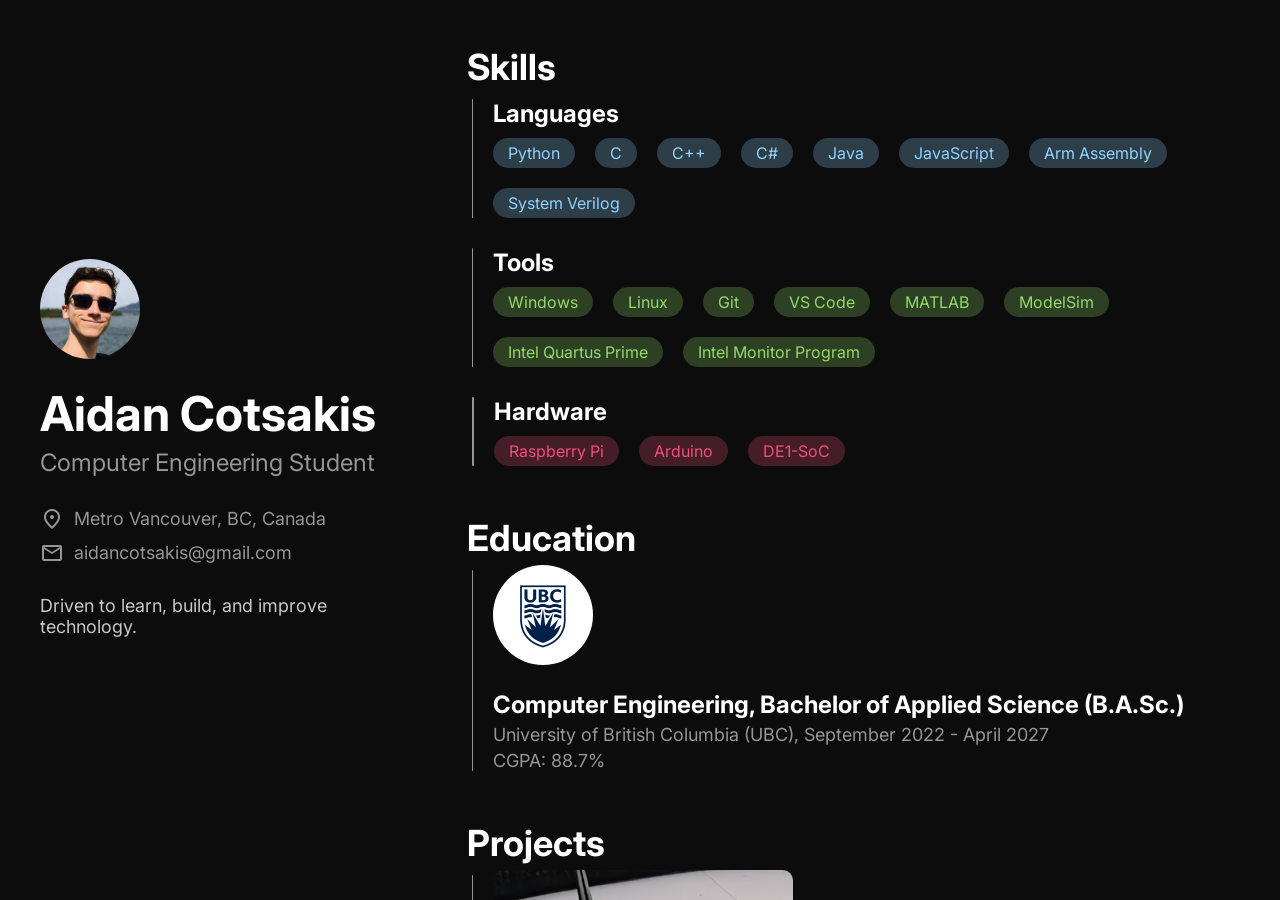
<file: index.html>
<!DOCTYPE html>
<html>
	
	<head>
		<!-- <meta name="viewport" content="width=device-width, initial-scale=1.0"> -->
		<title>Aidan Cotsakis</title>

		<style>
		@import url('https://fonts.googleapis.com/css2?family=Inter:ital,opsz,wght@0,14..32,100..900;1,14..32,100..900&display=swap');
		</style>

		<link rel="stylesheet" type="text/css" href="style.css"/>

		<!-- Google Symbols -->
		<link rel="stylesheet" href="https://fonts.googleapis.com/css2?family=Material+Symbols+Outlined:opsz,wght,FILL,GRAD@20..48,100..700,0..1,-50..200&icon_names=location_on,mail,terminal,tv" />
	</head>
	
	<body>
		
		<div class = "container">
			<div class = "left-section">
				<div>
					<div class="header">
						<img class = "pfp" src = "media/pfp.png">
						<div class = "name">
							<h1>Aidan Cotsakis</h1>
							<h4 class = "subtitle">Computer Engineering Student</h4>
						</div>
					</div>
					<br>
					<div class = "flex">
						<p class="material-symbols-outlined subtitle">location_on</p>
						<h5 class = "dark subtitle">Metro Vancouver, BC, Canada</h5>
					</div>
					<div class = "flex">
						<p class="material-symbols-outlined subtitle">mail</p>
						<h5 class = "subtitle">aidancotsakis@gmail.com</h5>
					</div>
					<br>
					<p>Driven to learn, build, and improve technology.</p>
				</div>
			</div>
			<div class = "right-section">
				


				<h2>Skills</h2>
				<div class = "sectionBox">
					<div class = "sectionLine"></div>
					<div class = "sectionContent">
						<h4>Languages</h4>
						<div class = "skillArray">
							<p class = "skill blueSkill">Python</p>
							<p class = "skill blueSkill">C</p>
							<p class = "skill blueSkill">C++</p>
							<p class = "skill blueSkill">C#</p>
							<p class = "skill blueSkill">Java</p>
							<p class = "skill blueSkill">JavaScript</p>
							<p class = "skill blueSkill">Arm Assembly</p>
							<p class = "skill blueSkill">System Verilog</p>
						</div>
					</div>
				</div>

				<br>

				<div class = "sectionBox">
					<div class = "sectionLine"></div>
					<div class = "sectionContent">
						<h4>Tools</h4>
						<div class = "skillArray">
							<p class = "skill greenSkill">Windows</p>
							<p class = "skill greenSkill">Linux</p>
							<p class = "skill greenSkill">Git</p>
							<p class = "skill greenSkill">VS Code</p>
							<p class = "skill greenSkill">MATLAB</p>
							<p class = "skill greenSkill">ModelSim</p>
							<p class = "skill greenSkill">Intel Quartus Prime</p>
							<p class = "skill greenSkill">Intel Monitor Program</p>
						</div>
					</div>
				</div>

				<br>

				<div class = "sectionBox">
					<div class = "sectionLine"></div>
					<div class = "sectionContent">
						<h4>Hardware</h4>
						<div class = "skillArray">
							<p class = "skill redSkill">Raspberry Pi</p>
							<p class = "skill redSkill">Arduino</p>
							<p class = "skill redSkill">DE1-SoC</p>
						</div>
					</div>
				</div>

				<br>
				<br>

				<h2>Education</h2>
				<div class = "sectionBox">
					<div class = "sectionLine"></div>
					<div class = "sectionContent">
						<div class="header">
							<img class = "schoolIcon" src = "media/ubc.png">
							<div>
								<h4>Computer Engineering, Bachelor of Applied Science (B.A.Sc.)</h4>
								<h5 class = "subtitle">University of British Columbia (UBC), September 2022 - April 2027</h5>
								<h5 class = "subtitle">CGPA: 88.7%</h5>
							</div>
						</div>
					</div>
				</div>
				
				<br>
				<br>

				<h2>Projects</h2>

				<!--
				CPEN391
				 -->
				<div class = "sectionBox">
					<div class = "sectionLine"></div>
					<div class = "sectionContent">
						<div class="projectHeader">
							<img class = "projectIcon" src = "media/cpen391.png">
							<div>
								<h4>Autonomous RC Car</h4>
								<h5 class = "subtitle">January - April 2025 (School Project)</h5>
								<ul>
									<li>Worked with a team for a Computer Engineering Design Studio to control autonomous RC cars.</li>
									<li>Developed a custom simulator tailored for training and testing reinforcement learning models.</li>
									<li>Cleaned and preprocessed messy, unreliable LiDAR data for reinforcement learning model input.</li>
									<li>Trained and tuned PPO models with Stable-Baselines3 for safe, reliable autonomous driving.</li>
								</ul>
								<div class = "skillArray"><p class = "skill blueSkill">Python</p></div>
								<div class = "linkBox">
									<div class = "flex dark">
										<p class="material-symbols-outlined">terminal</p>
										<p>Source code unavailable due to academic policy</p>
									</div>
									<a href = "https://youtu.be/KbLKVMICpzg" target = "_blank" class = "flex">
										<p class="material-symbols-outlined">tv</p>
										<p>Video Demo</p>
									</a>
								</div>
							</div>
						</div>
					</div>
				</div>
				<br>
				
				<!-- 
				Journal Manager
				 -->
				<div class = "sectionBox">
					<div class = "sectionLine"></div>
					<div class = "sectionContent">
						<div class="projectHeader">
							<img class = "projectIcon" src = "media/memories.png">
							<div>
								<h4>Journal Manager</h4>
								<h5 class = "subtitle">August 2024</h5>
								<ul>
									<li>Manages a daily journal with text entries and associated images, utilizing custom UI elements.</li>
									<li>Implements sentiment analysis for journal entries with personalized positive/negative scoring.</li>
									<li>Leverages a custom Pygame-based UI module, PgUI, for dynamic layout control.</li>
									<li>Offers a searchable journal entry list and image attachment via the Tkinter file dialog.</li>
								</ul>
								<div class = "skillArray"><p class = "skill blueSkill">Python</p></div>
								<div class = "linkBox">
									<a href = "https://github.com/aidancotsakis/journal-manager" target = "_blank" class = "flex">
										<p class="material-symbols-outlined">terminal</p>
										<p>Source Code</p>
									</a>
									<a href = "https://youtu.be/7ZBTLDwsMBY" target = "_blank" class = "flex">
										<p class="material-symbols-outlined">tv</p>
										<p>Video Demo</p>
									</a>
								</div>
							</div>
						</div>
					</div>
				</div>
				<br>

				<!-- 
				Password Manager
				 -->
				<div class = "sectionBox">
					<div class = "sectionLine"></div>
					<div class = "sectionContent">
						<div class="projectHeader">
							<img class = "projectIcon" src = "media/password.png">
							<div>
								<h4>Password Manager</h4>
								<h5 class = "subtitle">August 2024</h5>
								<ul>
									<li>Uses my custom GUI module, PgUI, for streamlined, interactive password management.</li>
									<li>Uses AES-GCM encryption to securely handle and protect user-stored credentials.</li>
									<li>Supports password randomization and visibility toggling, enhancing user security.</li>
									<li>Allows image-based steganography, encoding encrypted data within images for hidden storage.</li>
								</ul>
								<div class = "skillArray"><p class = "skill blueSkill">Python</p></div>
								<div class = "linkBox">
									<a href = "https://github.com/aidancotsakis/password-manager" target = "_blank" class = "flex">
										<p class="material-symbols-outlined">terminal</p>
										<p>Source Code</p>
									</a>
									<a href = "https://youtu.be/nxG42X2OvZE" target = "_blank" class = "flex">
										<p class="material-symbols-outlined">tv</p>
										<p>Video Demo</p>
									</a>
								</div>
							</div>
						</div>
					</div>
				</div>
				<br>

				<!-- 
				Subtitle Bot
				 -->
				<div class = "sectionBox">
					<div class = "sectionLine"></div>
					<div class = "sectionContent">
						<div class="projectHeader">
							<img class = "projectIcon" src = "media/subtitle.png">
							<div>
								<h4>Video Subtitle Generator</h4>
								<h5 class = "subtitle">June 2024</h5>
								<ul>
									<li>Extracts audio from video formats (e.g., MP4, MKV) and saves it as a WAV file.</li>
									<li>Leverages the Vosk API for speech-to-text transcription, generating word-level timestamps.</li>
									<li>Uses Pygame to handle a custom subtitle editor timeline, allowing for playback and live editing.</li>
									<li>Produces subtitle videos by processing synchronized word frames, adjustable for text styling.</li>
								</ul>
								<div class = "skillArray"><p class = "skill blueSkill">Python</p></div>
								<div class = "linkBox">
									<a href = "https://github.com/aidancotsakis/subtitle-generator" target = "_blank" class = "flex">
										<p class="material-symbols-outlined">terminal</p>
										<p>Source Code</p>
									</a>
									<a href = "https://youtu.be/EzWWxnjFTiU" target = "_blank" class = "flex">
										<p class="material-symbols-outlined">tv</p>
										<p>Video Demo</p>
									</a>
								</div>
							</div>
						</div>
					</div>
				</div>
				<br>

				<!-- 
				Animal Ambush
				 -->
				<div class = "sectionBox">
					<div class = "sectionLine"></div>
					<div class = "sectionContent">
						<div class="projectHeader">
							<img class = "projectIcon" src = "media/animalambush.png">
							<div>
								<h4>Animal Ambush</h4>
								<h5 class = "subtitle">May 2024 (Unfinished)</h5>
								<ul>
									<li>Implements an interactive, turn-based strategy game featuring unique animal troop units.</li>
									<li>Utilizes a 3D sprite stack system for layered visual effects and smooth object rotation.</li>
									<li>Dynamic camera controls for zooming, rotation, and smooth panning across the game map.</li>
									<li>Customizable settings for screen resolution, camera speed, and game frame rate.</li>
								</ul>
								<div class = "skillArray"><p class = "skill blueSkill">Python</p></div>
								<div class = "linkBox">
									<a href = "https://github.com/aidancotsakis/animal-ambush" target = "_blank" class = "flex">
										<p class="material-symbols-outlined">terminal</p>
										<p>Source Code</p>
									</a>
									<a href = "https://youtu.be/TS-fUM4ZGM8" target = "_blank" class = "flex">
										<p class="material-symbols-outlined">tv</p>
										<p>Video Demo</p>
									</a>
								</div>
							</div>
						</div>
					</div>
				</div>
				<br>

				<!-- 
				Handwriting
				 -->
				<div class = "sectionBox">
					<div class = "sectionLine"></div>
					<div class = "sectionContent">
						<div class="projectHeader">
							<img class = "projectIcon" src = "media/handwriting.png">
							<div>
								<h4>Handwriting Generator</h4>
								<h5 class = "subtitle">April 2024</h5>
								<ul>
									<li>Splits images into tiles, applies luminosity masking, and saves individual characters.</li>
									<li>Draws grid templates with customizable line thicknesses and spacing for character alignment.</li>
									<li>Dynamically renders text into an image using character tiles with random spacing variations.</li>
									<li>Supports various characters, including letters, numbers, and special symbols.</li>
								</ul>
								<div class = "skillArray"><p class = "skill blueSkill">Python</p></div>
								<div class = "linkBox">
									<a href = "https://github.com/aidancotsakis/handwriting-generator" target = "_blank" class = "flex">
										<p class="material-symbols-outlined">terminal</p>
										<p>Source Code</p>
									</a>
									<a href = "https://youtu.be/3hp43ICpLVE" target = "_blank" class = "flex">
										<p class="material-symbols-outlined">tv</p>
										<p>Video Demo</p>
									</a>
								</div>
							</div>
						</div>
					</div>
				</div>
				<br>

				<!-- 
				Automated Playlist
				 -->
				<div class = "sectionBox">
					<div class = "sectionLine"></div>
					<div class = "sectionContent">
						<div class="projectHeader">
							<img class = "projectIcon" src = "media/spotify.png">
							<div>
								<h4>Dynamic Spotify Playlist</h4>
								<h5 class = "subtitle">February 2024</h5>
								<ul>
									<li>Integrates Spotify API to create a dynamic "Top 10" playlist based on specific artist IDs.</li>
									<li>Tracks top songs by designated artists, dynamically adjusting playlist by adding/removing songs.</li>
									<li>Employs a file-based caching system to track previously added song URIs for efficient updates.</li>
									<li>Updates user on playlist changes, displaying song additions and removals in the console.</li>
								</ul>
								<div class = "skillArray"><p class = "skill blueSkill">Python</p></div>
								<div class = "linkBox">
									<a href = "https://github.com/aidancotsakis/automatic-spotify-playlist" target = "_blank" class = "flex">
										<p class="material-symbols-outlined">terminal</p>
										<p>Source Code</p>
									</a>
									<a href = "https://youtu.be/FtJ2W2ZRRog" target = "_blank" class = "flex">
										<p class="material-symbols-outlined">tv</p>
										<p>Video Demo</p>
									</a>
								</div>
							</div>
						</div>
					</div>
				</div>
				<br>

				<!-- 
				RC Car
				 -->
				<div class = "sectionBox">
					<div class = "sectionLine"></div>
					<div class = "sectionContent">
						<div class="projectHeader">
							<img class = "projectIcon" src = "media/rccar.png">
							<div>
								<h4>RC Car</h4>
								<h5 class = "subtitle">December 2023</h5>
								<ul>
									<li>Designed and 3D printed a custom RC car frame supporting stepper motors and a Raspberry Pi.</li>
									<li>Implemented tank steering using two stepper motors and gear mechanisms for maneuverability.</li>
									<li>Integrated Bluetooth functionality to control the car with a PS4 controller joystick.</li>
									<li>Configured single-joystick control for intuitive handling, enabling smooth direction adjustments.</li>
								</ul>
								<div class = "skillArray"><p class = "skill blueSkill">Python</p><p class = "skill redSkill">Raspberry Pi</p></div>
								<div class = "linkBox">
									<a href = "https://youtu.be/kLDra2IXbzo" target = "_blank" class = "flex">
										<p class="material-symbols-outlined">tv</p>
										<p>Video Demo</p>
									</a>
								</div>
							</div>
						</div>
					</div>
				</div>
				<br>

				<!-- 
				Auto Editor
				 -->
				<div class = "sectionBox">
					<div class = "sectionLine"></div>
					<div class = "sectionContent">
						<div class="projectHeader">
							<img class = "projectIcon" src = "media/autoedit.png">
							<div>
								<h4>Automated Video Editor</h4>
								<h5 class = "subtitle">July 2023</h5>
								<ul>
									<li>Automates video editing by detecting keyframes and trimming based on audio-visual markers.</li>
									<li>Uses OpenCV and MoviePy to identify start and end points in frames for refined edits.</li>
									<li>Processes audio using Librosa to determine significant amplitude changes for audio-based cuts.</li>
									<li>Merges subclips into a final video output, ensuring coherent and cleanly edited video segments.</li>
								</ul>
								<div class = "skillArray"><p class = "skill blueSkill">Python</p></div>
								<div class = "linkBox">
									<a href = "https://github.com/aidancotsakis/auto-editor" target = "_blank" class = "flex">
										<p class="material-symbols-outlined">terminal</p>
										<p>Source Code</p>
									</a>
									<a href = "https://youtu.be/Mh-FAWizTGw" target = "_blank" class = "flex">
										<p class="material-symbols-outlined">tv</p>
										<p>Video Demo</p>
									</a>
								</div>
							</div>
						</div>
					</div>
				</div>
				<br>

				<!-- 
				Ray Tracing
				 -->
				<div class = "sectionBox">
					<div class = "sectionLine"></div>
					<div class = "sectionContent">
						<div class="projectHeader">
							<img class = "projectIcon" src = "media/raytrace.png">
							<div>
								<h4>Ray Tracing Engine</h4>
								<h5 class = "subtitle">May 2023</h5>
								<ul>
									<li>Implements ray tracing using vector math and 3D geometry to simulate light reflections.</li>
									<li>Supports collisions with spheres and triangles, enabling diverse 3D scene rendering capabilities.</li>
									<li>Control object brightness and mirror-like reflections for realistic light and surface effects.</li>
									<li>Renders frames with pixel-by-pixel drawing, saving each iteration as a PNG image.</li>
								</ul>
								<div class = "skillArray"><p class = "skill blueSkill">Python</p></div>
								<div class = "linkBox">
									<a href = "https://github.com/aidancotsakis/ray-tracing" target = "_blank" class = "flex">
										<p class="material-symbols-outlined">terminal</p>
										<p>Source Code</p>
									</a>
									<a href = "https://youtu.be/1a5orIDZUPc" target = "_blank" class = "flex">
										<p class="material-symbols-outlined">tv</p>
										<p>Video Demo</p>
									</a>
								</div>
							</div>
						</div>
					</div>
				</div>
				<br>

				<!-- 
				Racing Genetic Algorithm
				 -->
				<div class = "sectionBox">
					<div class = "sectionLine"></div>
					<div class = "sectionContent">
						<div class="projectHeader">
							<img class = "projectIcon" src = "media/racing.png">
							<div>
								<h4>Racing Genetic Algorithm</h4>
								<h5 class = "subtitle">March 2023</h5>
								<ul>
									<li>Implements a genetic algorithm to optimize car paths on a track with evolving strategies.</li>
									<li>Uses Pygame to render a racing environment, including tracks, and cars.</li>
									<li>Dynamic checkpoint scoring system ensures that cars follow a progressive route.</li>
									<li>Each generation selectively enhances car "brains" for better pathfinding and efficiency.</li>
								</ul>
								<div class = "skillArray"><p class = "skill blueSkill">Python</p></div>
								<div class = "linkBox">
									<a href = "https://github.com/aidancotsakis/racing-genetic-algorithm" target = "_blank" class = "flex">
										<p class="material-symbols-outlined">terminal</p>
										<p>Source Code</p>
									</a>
									<a href = "https://youtu.be/ke_U8FgDGYs" target = "_blank" class = "flex">
										<p class="material-symbols-outlined">tv</p>
										<p>Video Demo</p>
									</a>
								</div>
							</div>
						</div>
					</div>
				</div>
				<br>

				<!-- 
				Doodle Deduction
				 -->
				<div class = "sectionBox">
					<div class = "sectionLine"></div>
					<div class = "sectionContent">
						<div class="projectHeader">
							<img class = "projectIcon" src = "media/doodlededuction.png">
							<div>
								<h4>Doodle Deduction</h4>
								<h5 class = "subtitle">January 2023</h5>
								<ul>
									<li>Automates character doodle creation using OpenCV and PIL for seamless image processing.</li>
									<li>Dynamically renders image outlines with adjustable thresholds, creating frames for videos.</li>
									<li>Employs multithreading to control and schedule multiple character uploads on YouTube.</li>
									<li>Uses Selenium to automate YouTube video uploads with scheduled timings and titles.</li>
								</ul>
								<div class = "skillArray"><p class = "skill blueSkill">Python</p></div>
								<div class = "linkBox">
									<a href = "https://github.com/aidancotsakis/doodle-deduction" target = "_blank" class = "flex">
										<p class="material-symbols-outlined">terminal</p>
										<p>Source Code</p>
									</a>
									<a href = "https://youtu.be/CQPzJgg8OF8" target = "_blank" class = "flex">
										<p class="material-symbols-outlined">tv</p>
										<p>Video Demo</p>
									</a>
								</div>
							</div>
						</div>
					</div>
				</div>
				<br>

				<!-- 
				Chess AI
				 -->
				<div class = "sectionBox">
					<div class = "sectionLine"></div>
					<div class = "sectionContent">
						<div class="projectHeader">
							<img class = "projectIcon" src = "media/chess.png">
							<div>
								<h4>Chess AI</h4>
								<h5 class = "subtitle">October 2022</h5>
								<ul>
									<li>Developed a Chess AI engine in C, utilizing the minimax algorithm for strategic game moves.</li>
									<li>The scoring algorithm evaluates material, positioning, and mobility to prioritize optimal moves.</li>
									<li>Designed a Python UI with Pygame, providing an interactive chess experience for players.</li>
									<li>Reads and writes board data to a shared file, enabling interaction between Python and C.</li>
								</ul>
								<div class = "skillArray"><p class = "skill blueSkill">C</p><p class = "skill blueSkill">Python</p></div>
								<div class = "linkBox">
									<a href = "https://github.com/aidancotsakis/chess-ai" target = "_blank" class = "flex">
										<p class="material-symbols-outlined">terminal</p>
										<p>Source Code</p>
									</a>
									<a href = "https://youtu.be/XQtLxYSSHB4" target = "_blank" class = "flex">
										<p class="material-symbols-outlined">tv</p>
										<p>Video Demo</p>
									</a>
								</div>
							</div>
						</div>
					</div>
				</div>
				<br>

				<!-- 
				Small Snake
				 -->
				<div class = "sectionBox">
					<div class = "sectionLine"></div>
					<div class = "sectionContent">
						<div class="projectHeader">
							<img class = "projectIcon" src = "media/snake.png">
							<div>
								<h4>Snake In 9 Lines Of Code</h4>
								<h5 class = "subtitle">August 2022</h5>
								<ul>
									<li>Challenged myself to write a Snake Game in as few lines as possible with Pygame.</li>
									<li>Dynamically updates snake direction based on keyboard input for smooth gameplay.</li>
									<li>Incorporates basic collision detection for boundary and self-collision to reset the game.</li>
									<li>Differentiates between snake head and body through unique size and color for clear visual cues.</li>
								</ul>
								<div class = "skillArray"><p class = "skill blueSkill">Python</p></div>
								<div class = "linkBox">
									<a href = "https://github.com/aidancotsakis/snake-in-9-lines" target = "_blank" class = "flex">
										<p class="material-symbols-outlined">terminal</p>
										<p>Source Code</p>
									</a>
									<a href = "https://youtu.be/Y_Etp18KYX0" target = "_blank" class = "flex">
										<p class="material-symbols-outlined">tv</p>
										<p>Video Demo</p>
									</a>
								</div>
							</div>
						</div>
					</div>
				</div>
				<br>

				<!-- 
				Brakeless
				 -->
				<div class = "sectionBox">
					<div class = "sectionLine"></div>
					<div class = "sectionContent">
						<div class="projectHeader">
							<img class = "projectIcon" src = "media/brakeless.png">
							<div>
								<h4>Brakeless</h4>
								<h5 class = "subtitle">June 2022</h5>
								<ul>
									<li>Reach the finish by only stopping upon hitting a wall, adding a strategic layer to navigation.</li>
									<li>Implements a level-based 2D game using Pygame, featuring dynamic wall and player sprites.</li>
									<li>Utilizes grid-based levels read from external files, allowing custom maps with starts and finishes.</li>
									<li>Generates particle effects and smooth level transitions for enhanced visual feedback.</li>
								</ul>
								<div class = "skillArray"><p class = "skill blueSkill">Python</p></div>
								<div class = "linkBox">
									<a href = "https://github.com/aidancotsakis/brakeless" target = "_blank" class = "flex">
										<p class="material-symbols-outlined">terminal</p>
										<p>Source Code</p>
									</a>
									<a href = "https://youtu.be/Z54kzAxAgeM" target = "_blank" class = "flex">
										<p class="material-symbols-outlined">tv</p>
										<p>Video Demo</p>
									</a>
								</div>
							</div>
						</div>
					</div>
				</div>
				<br>

				<!-- 
				3D Line Projector
				 -->
				<div class = "sectionBox">
					<div class = "sectionLine"></div>
					<div class = "sectionContent">
						<div class="projectHeader">
							<img class = "projectIcon" src = "media/lineproject.png">
							<div>
								<h4>3D Line Projector</h4>
								<h5 class = "subtitle">February 2022</h5>
								<ul>
									<li>Implements a 3D graphics engine with cuboid objects using matrix transformations and pygame.</li>
									<li>Facilitates player-controlled navigation, allowing for real-time 3D movement and rotation.</li>
									<li>Computes accurate perspective projections from 3D points to a 2D screen.</li>
									<li>Dynamically updates object visibility based on the player’s position.</li>
								</ul>
								<div class = "skillArray"><p class = "skill blueSkill">Python</p></div>
								<div class = "linkBox">
									<a href = "https://github.com/aidancotsakis/3d-line-projector" target = "_blank" class = "flex">
										<p class="material-symbols-outlined">terminal</p>
										<p>Source Code</p>
									</a>
									<a href = "https://youtu.be/f7ZxreoWg5k" target = "_blank" class = "flex">
										<p class="material-symbols-outlined">tv</p>
										<p>Video Demo</p>
									</a>
								</div>
							</div>
						</div>
					</div>
				</div>
				<br>

				<!-- 
				Cahactus
				 -->
				<div class = "sectionBox">
					<div class = "sectionLine"></div>
					<div class = "sectionContent">
						<div class="projectHeader">
							<img class = "projectIcon" src = "media/cahactus.png">
							<div>
								<h4>"Cahactus" Multiplayer Game</h4>
								<h5 class = "subtitle">October 2021 (Unfinished)</h5>
								<ul>
									<li>Implements a dynamic, multiplayer game with moving players and objects using Pygame.</li>
									<li>Establishes communication via sockets, handling multiple connections and real-time updates.</li>
									<li>Includes a "shoot" function where players launch projectiles tracked by the server for collision.</li>
									<li>Integrates custom sprites, shadows, and backgrounds, enhancing game visuals.</li>
								</ul>
								<div class = "skillArray"><p class = "skill blueSkill">Python</p></div>
								<div class = "linkBox">
									<a href = "https://github.com/aidancotsakis/cahactus-multiplayer-game" target = "_blank" class = "flex">
										<p class="material-symbols-outlined">terminal</p>
										<p>Source Code</p>
									</a>
									<a href = "https://youtu.be/AUz-LQNWIHo" target = "_blank" class = "flex">
										<p class="material-symbols-outlined">tv</p>
										<p>Video Demo</p>
									</a>
								</div>
							</div>
						</div>
					</div>
				</div>
				<br>

				<!-- 
				Auto Cat Feeder
				 -->
				<div class = "sectionBox">
					<div class = "sectionLine"></div>
					<div class = "sectionContent">
						<div class="projectHeader">
							<img class = "projectIcon" src = "media/catfeeder.png">
							<div>
								<h4>Auto Cat Feeder</h4>
								<h5 class = "subtitle">February 2021</h5>
								<ul>
									<li>Built an automated cat feeder that dispenses specific proportions of dry food daily at a set time.</li>
									<li>Controlled a stepper motor with a Raspberry Pi to precisely release food from storage cells.</li>
									<li>Designed custom feeder components in CAD, then constructed with plexiglass for transparency.</li>
									<li>Tracks cell position and resets weekly, ready for refill to maintain regular feeding schedule.</li>
								</ul>
								<div class = "skillArray"><p class = "skill blueSkill">Python</p><p class = "skill redSkill">Raspberry Pi</p></div>
								<div class = "linkBox">
									<a href = "https://youtu.be/gZqrKLeaDZI" target = "_blank" class = "flex">
										<p class="material-symbols-outlined">tv</p>
										<p>Video Demo</p>
									</a>
								</div>
							</div>
						</div>
					</div>
				</div>
				<br>

				<!-- 
				Farming Game
				 -->
				<div class = "sectionBox">
					<div class = "sectionLine"></div>
					<div class = "sectionContent">
						<div class="projectHeader">
							<img class = "projectIcon" src = "media/farming.png">
							<div>
								<h4>Farming Puzzle Game</h4>
								<h5 class = "subtitle">January 2021 (Unfinished)</h5>
								<ul>
									<li>Implements a turn-based farming puzzle system using pygame to create strategic gameplay.</li>
									<li>Features crop growth mechanics, allowing players to plant, harvest, and manage crop types.</li>
									<li>Includes pathfinding to create crows that dynamically pursue crops, adding significant challenge.</li>
									<li>Utilizes sprite animations for characters and crops, enhancing visual feedback.</li>
								</ul>
								<div class = "skillArray"><p class = "skill blueSkill">Python</p></div>
								<div class = "linkBox">
									<a href = "https://github.com/aidancotsakis/farming-puzzle-game" target = "_blank" class = "flex">
										<p class="material-symbols-outlined">terminal</p>
										<p>Source Code</p>
									</a>
									<a href = "https://youtu.be/y8WPLMUKazA" target = "_blank" class = "flex">
										<p class="material-symbols-outlined">tv</p>
										<p>Video Demo</p>
									</a>
								</div>
							</div>
						</div>
					</div>
				</div>
				<br>

				<!-- 
				Basketball Physics
				 -->
				<div class = "sectionBox">
					<div class = "sectionLine"></div>
					<div class = "sectionContent">
						<div class="projectHeader">
							<img class = "projectIcon" src = "media/basketball.png">
							<div>
								<h4>Basketball Physics Engine</h4>
								<h5 class = "subtitle">April 2020</h5>
								<ul>
									<li>Implements 2D physics-based basketball motion using gravity, collision detection, and bounces.</li>
									<li>Features collision between the ball, surfaces, and boundaries with customizable elasticity.</li>
									<li>Adds particle effects for explosions and the environment, giving visual feedback.</li>
									<li>Offers gameplay using Pygame with interactive shooting via mouse click-based trajectory control.</li>
								</ul>
								<div class = "skillArray"><p class = "skill blueSkill">Python</p></div>
								<div class = "linkBox">
									<a href = "https://github.com/aidancotsakis/basketball-physics" target = "_blank" class = "flex">
										<p class="material-symbols-outlined">terminal</p>
										<p>Source Code</p>
									</a>
									<a href = "https://youtu.be/0Mvt9OSv8ps" target = "_blank" class = "flex">
										<p class="material-symbols-outlined">tv</p>
										<p>Video Demo</p>
									</a>
								</div>
							</div>
						</div>
					</div>
				</div>
				<br>

				<!-- 
				UTT minimax
				 -->
				<div class = "sectionBox">
					<div class = "sectionLine"></div>
					<div class = "sectionContent">
						<div class="projectHeader">
							<img class = "projectIcon" src = "media/uttt.png">
							<div>
								<h4>Ultimate Tic Tac Toe AI</h4>
								<h5 class = "subtitle">March 2020</h5>
								<ul>
									<li>Implements Ultimate Tic-Tac-Toe with AI using the Minimax algorithm and alpha-beta pruning.</li>
									<li>Evaluates board states and calculates scores based on win conditions and strategic tile control.</li>
									<li>Uses Pygame for an interactive GUI, dynamically updating the display based on player moves.</li>
									<li>Optimizes gameplay with heuristic scoring for two-in-a-row strategies and position weighting.</li>
								</ul>
								<div class = "skillArray"><p class = "skill blueSkill">Python</p></div>
								<div class = "linkBox">
									<a href = "https://github.com/aidancotsakis/ultimate-tic-tac-toe-minimax" target = "_blank" class = "flex">
										<p class="material-symbols-outlined">terminal</p>
										<p>Source Code</p>
									</a>
									<a href = "https://youtu.be/1SQ_y1YU3iA" target = "_blank" class = "flex">
										<p class="material-symbols-outlined">tv</p>
										<p>Video Demo</p>
									</a>
								</div>
							</div>
						</div>
					</div>
				</div>
				<br>

				<!-- 
				Morph
				 -->
				<div class = "sectionBox">
					<div class = "sectionLine"></div>
					<div class = "sectionContent">
						<div class="projectHeader">
							<img class = "projectIcon" src = "media/morph.png">
							<div>
								<h4>Morph Puzzle Game</h4>
								<h5 class = "subtitle">March 2019</h5>
								<ul>
									<li>Puzzle game where players morph a blob character around obstacles, limited by body structure.</li>
									<li>Implements a grid-based puzzle mechanic using Pygame, supporting various controls.</li>
									<li>Features dynamic sprite management for elements like walls, dots, and characters.</li>
									<li>Includes a custom level-loading system from external files for flexible gameplay.</li>
								</ul>
								<div class = "skillArray"><p class = "skill blueSkill">Python</p></div>
								<div class = "linkBox">
									<a href = "https://github.com/aidancotsakis/morph-game" target = "_blank" class = "flex">
										<p class="material-symbols-outlined">terminal</p>
										<p>Source Code</p>
									</a>
									<a href = "https://youtu.be/zFeyc289Rmc" target = "_blank" class = "flex">
										<p class="material-symbols-outlined">tv</p>
										<p>Video Demo</p>
									</a>
								</div>
							</div>
						</div>
					</div>
				</div>
				<br>

				<!-- 
				Takeover
				 -->
				<div class = "sectionBox">
					<div class = "sectionLine"></div>
					<div class = "sectionContent">
						<div class="projectHeader">
							<img class = "projectIcon" src = "media/takeover.png">
							<div>
								<h4>Takeover Game</h4>
								<h5 class = "subtitle">January 2019</h5>
								<ul>
									<li>Implemented a two-player, grid-based capture game where players compete for map control.</li>
									<li>Includes multiple weapons (sniper, cannon, shotgun) with ranges and effects for strategic depth.</li>
									<li>Uses Pygame to draw game elements and update visuals as players take turns.</li>
									<li>Tracks and displays scores dynamically based on territory controlled and player actions.</li>
								</ul>
								<div class = "skillArray"><p class = "skill blueSkill">Python</p></div>
								<div class = "linkBox">
									<a href = "https://github.com/aidancotsakis/takeover-game" target = "_blank" class = "flex">
										<p class="material-symbols-outlined">terminal</p>
										<p>Source Code</p>
									</a>
									<a href = "https://youtu.be/lCPdT8c89zM" target = "_blank" class = "flex">
										<p class="material-symbols-outlined">tv</p>
										<p>Video Demo</p>
									</a>
								</div>
							</div>
						</div>
					</div>
				</div>
				<br>

				<!-- 
				Recoil
				 -->
				<div class = "sectionBox">
					<div class = "sectionLine"></div>
					<div class = "sectionContent">
						<div class="projectHeader">
							<img class = "projectIcon" src = "media/recoil.png">
							<div>
								<h4>Recoil Game</h4>
								<h5 class = "subtitle">October 2018</h5>
								<ul>
									<li>Shoot enemies, each shot propels the player, requiring strategic aim and timing to navigate.</li>
									<li>Designed a shooter with player and enemy mechanics using Pygame, including audio integration.</li>
									<li>Generated increasingly difficult enemies, using randomized spawn points and movement speeds.</li>
									<li>Created an interactive menu and in-game displays for lives, kills, and game states.</li>
								</ul>
								<div class = "skillArray"><p class = "skill blueSkill">Python</p></div>
								<div class = "linkBox">
									<a href = "https://github.com/aidancotsakis/recoil-game" target = "_blank" class = "flex">
										<p class="material-symbols-outlined">terminal</p>
										<p>Source Code</p>
									</a>
									<a href = "https://youtu.be/sXZ7cKKqryc" target = "_blank" class = "flex">
										<p class="material-symbols-outlined">tv</p>
										<p>Video Demo</p>
									</a>
								</div>
							</div>
						</div>
					</div>
				</div>
				<br>

			</div>
		</div>

	</body>
</html>
</file>
<file: style.css>
/*****************************
*                            *
*   Default Global Styles    *
*                            *
*****************************/

* {
	margin: 0;
	padding: 0;
	box-sizing: border-box;
}

body {
	background: rgb(12, 12, 12);
	font-family: "Inter", sans-serif;
	font-optical-sizing: auto;
	font-weight: <weight>;
	font-style: normal;
	color: rgb(200, 200, 200);
}

h1 {
	font-size: 48px;
	color: rgb(255, 255, 255);
	margin: 5px 0;
}

h2 {
	font-size: 36px;
	color: rgb(255, 255, 255);
	margin: 5px 0;
}

h3 {
	font-size: 28px;
	color: rgb(255, 255, 255);
	margin: 5px 0;
}

h4 {
	font-size: 24px;
	color: rgb(255, 255, 255);
	margin: 5px 0;
}

h5 {
	font-size: 18px;
	color: rgb(255, 255, 255);
	margin: 5px 0;
}

p {
	font-size: 18px;
	margin: 5px 0;
}

ul {
	margin: 20px 0;
	margin-left: 20px;
}

li {
	font-size: 18px;
	margin: 10px 0;
}

a {
	color: rgb(150, 150, 150);
	text-decoration: none;
}

a:hover {
	color: rgb(200, 200, 200);
}





/*****************************
*                            *
*      Multiuse Classes      *
*                            *
*****************************/

.material-symbols-outlined {
  font-variation-settings:
  'FILL' 0,
  'wght' 400,
  'GRAD' 0,
  'opsz' 24
}

.thin {
	font-weight: 400;
}

.light {
	color: rgb(255, 255, 255);
}

.gray {
	color: rgb(200, 200, 200);
}

.dark {
	color: rgb(150, 150, 150);
}

.flex {
	display: flex;
	align-items: center;
	gap: 10px;
}

.subtitle {
	font-weight: 400;
	color: rgb(150, 150, 150);
}





/*****************************
*                            *
*     Handle LHS vs RHS      *
*                            *
*****************************/

.container {
	display: flex;
	height: 100vh;
	scrollbar-color: rgb(100, 100, 100) transparent;
	overflow-y: auto;
}

.left-section {
	width: 33.33%;
	padding: 40px;
	position: fixed;
	height: 100%;
	display: flex;
	justify-content: center;
	align-items: center;
	overflow: hidden;
}

.right-section {
	margin-left: 33.33%;
	width: 66.66%;
	padding: 40px;
	overflow: auto;
}

@media (max-width: 1050px) {
	.container {
		display: block;
	}

	.left-section {
		position: static;
		width: 100%;
		height: auto;
		display: block;
	}

	.right-section {
		margin-left: 0;
		width: 100%; /* Full width */
	}
}





/*****************************
*                            *
*         LHS Styles         *
*                            *
*****************************/

.header {
	display: flex;
	align-items: center;
	gap: 20px;
	flex-wrap: wrap;
}

.pfp {
	width: 100px;
	height: 100px;
	border-radius: 100px;
}

.name {
	white-space: nowrap;
}





/*****************************
*                            *
*  Styles for RHS Sections   *
*                            *
*****************************/

.sectionBox {
	display: flex;
}

.sectionLine {
	width: 2px;
	border-radius: 5px;
	background: rgb(150, 150, 150);
	margin: 5px 20px 5px 5px;
}





/*****************************
*                            *
*           Skills           *
*                            *
*****************************/

.skillArray {
	display: flex;
	align-items: center;
	gap: 10px 20px;
	flex-wrap: wrap;
}

.skill {
	padding: 5px 15px;
	border-radius: 15px;
	font-size: 16px;
/*	font-weight: 700;*/
}

/* 
 * Using the pallette
 * https://lospec.com/palette-list/resurrect-64
 */

.blueSkill {
	color: rgb(143, 211, 255);
	background: rgba(143, 211, 255, 0.25);
}

.greenSkill {
	color: rgb(145, 219, 105);
	background: rgba(145, 219, 105, 0.25);
}

.redSkill {
	color: rgb(240, 79, 120);
	background: rgba(240, 79, 120, 0.25);
}





/*****************************
*                            *
*         Education          *
*                            *
*****************************/

.schoolIcon {
	width: 100px;
	height: 100px;
	border-radius: 100px;
}






/*****************************
*                            *
*          Projects          *
*                            *
*****************************/

.projectHeader {
	display: flex;
	gap: 20px;
}

@media (max-width: 1400px) {
	.projectHeader {
		flex-wrap: wrap;
	}
}

.projectIcon {
	width: 300px;
	height: 300px;
	border-radius: 10px;
}

.linkBox {
	display: flex;
	gap: 20px;
}
</file>
